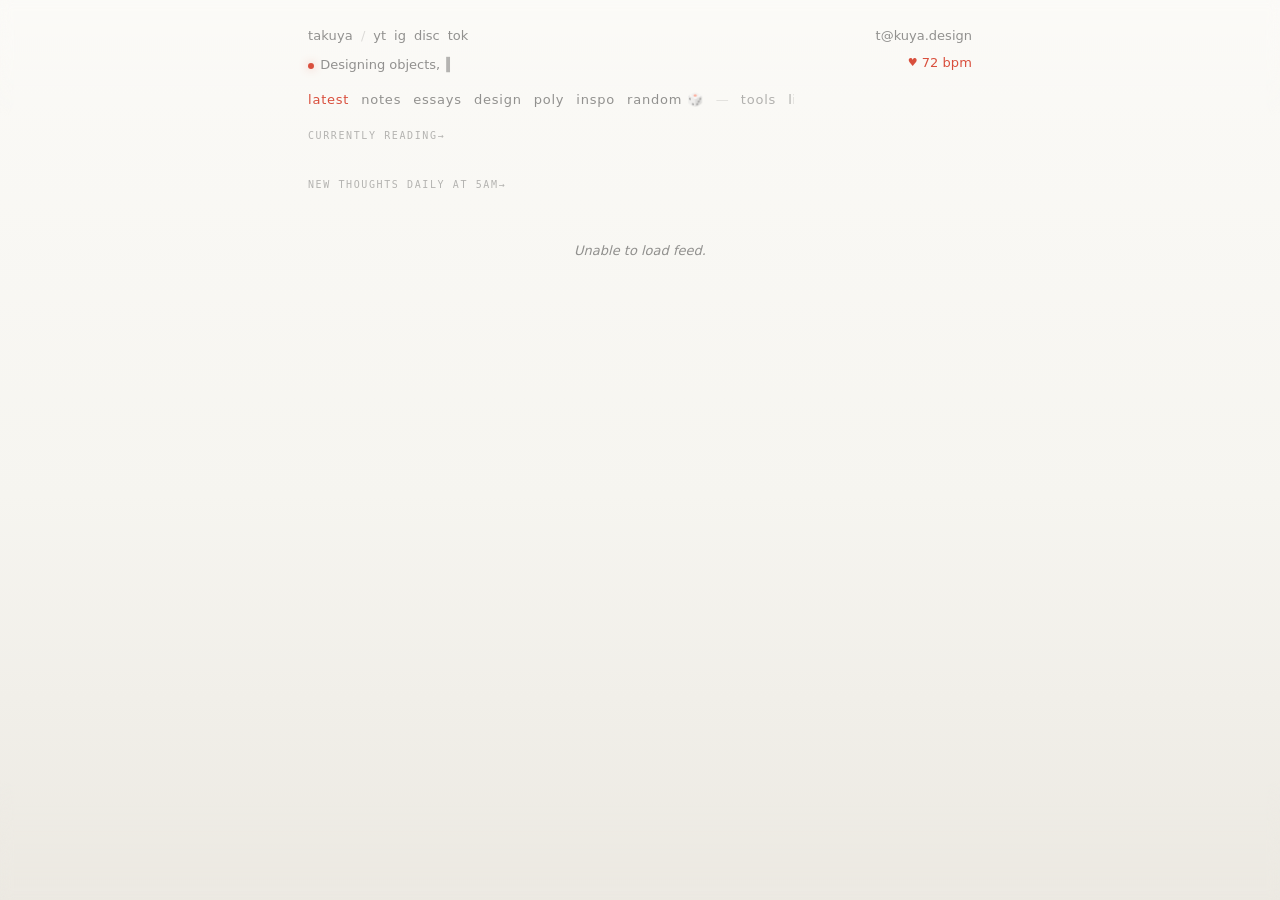
<file: index.html>
<!doctype html>
<html lang="en">
<head>
  <meta charset="utf-8" />
  <meta name="viewport" content="width=device-width, initial-scale=1" />
  <title>KUYA</title>
  <meta name="description" content="KUYA — feed." />
  <meta name="theme-color" content="#fbfaf7" />
  <link rel="stylesheet" href="styles.css" />
</head>

<body class="is-newest tw-layout">
  <div class="blurBorder"></div>

  <header class="topbar">
    <div class="topbarLeft">
      <div class="brandRow">
        <a class="brandName" href="./">takuya</a>
        <nav class="inlineSocials">
          <span class="divider">/</span>
          <a href="https://www.youtube.com/@houseoftakuya" target="_blank">yt</a>
          <a href="https://instagram.com/kuya/" target="_blank">ig</a>
          <a href="https://discord.gg/EyzZ2HB" target="_blank">disc</a>
          <a href="https://tiktok.com/@kuya5k" target="_blank">tok</a>
        </nav>
      </div>

      <div class="statusRow">
        <div class="dot"></div>
        <span id="statusMsg" class="statusMsg" aria-live="polite">loading...</span>
      </div>

      <nav class="categoryNav">
        <button class="catBtn active" data-tag="">latest</button>
        <button class="catBtn" data-tag="thoughts">notes</button>
        <button class="catBtn" data-tag="essays">essays</button>
        <button class="catBtn" data-tag="design">design</button>
        <button class="catBtn" data-tag="poly">poly</button>
        <button class="catBtn" data-tag="inspo">inspo</button>
        <button class="catBtn" id="randomBtn" title="read a random memory">random 🎲</button>
        <span class="nav-sep">—</span>
        <a class="catBtn page-link" href="tools.html">tools</a>
        <a class="catBtn page-link" href="library.html">library</a>
      </nav>
    </div>

    <div class="topbarRight">
      <a class="email" href="mailto:t@kuya.design">t@kuya.design</a>
      <div class="bpmLine">
        <span class="bpm-heart">♥</span><span id="bpm">—</span> bpm
      </div>
    </div>
  </header>

  <main class="wrap">
    <section class="goodreads">
      <div class="feedKicker">currently reading→</div>
      <div class="goodreadsWidget">
        <div id="gr_grid_widget_1768982139"></div>
        <script
          src="https://www.goodreads.com/review/grid_widget/60019791.currently%20reading?cover_size=small&hide_link=true&hide_title=true&num_books=20&order=a&shelf=currently-reading&sort=date_added&widget_id=1768982139"
          type="text/javascript"
          charset="utf-8">
        </script>
      </div>
    </section>

    <section class="feed">
      <div class="feedKicker">new thoughts daily at 5am→</div>
      <div id="tumblrFeed" class="tumblrFeed" aria-live="polite"></div>
    </section>
  </main>

  <div id="yzyContextMenu" class="yzy-context-menu">
    <button data-action="top">back to top</button>
    <button data-action="tag" data-tag="thoughts">notes</button>
    <button data-action="tag" data-tag="essays">essays</button>
    <button data-action="tag" data-tag="design">design</button>
    <button data-action="tag" data-tag="poly">poly</button>
    <button data-action="tag" data-tag="inspo">inspo</button>
    <button data-action="random">random</button>
  </div>

  <script src="app.js"></script>
</body>
</html>
</file>
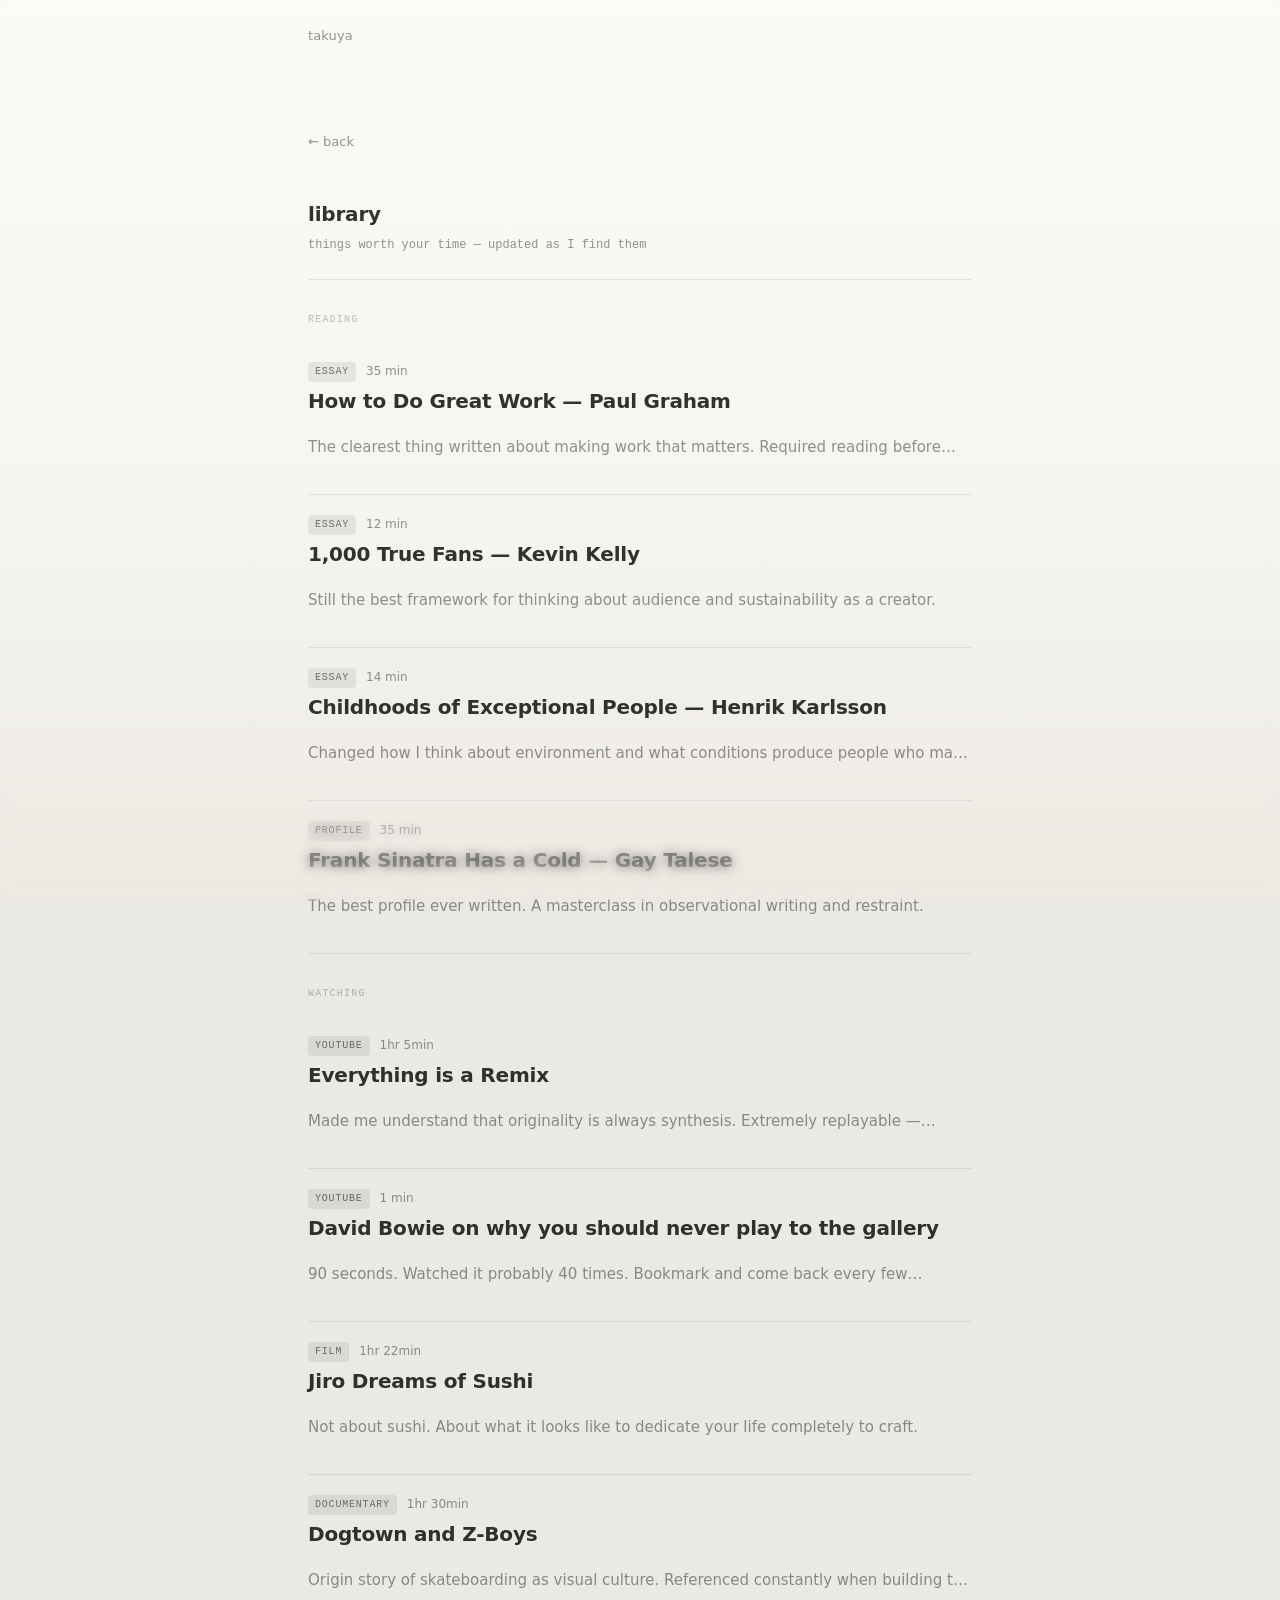
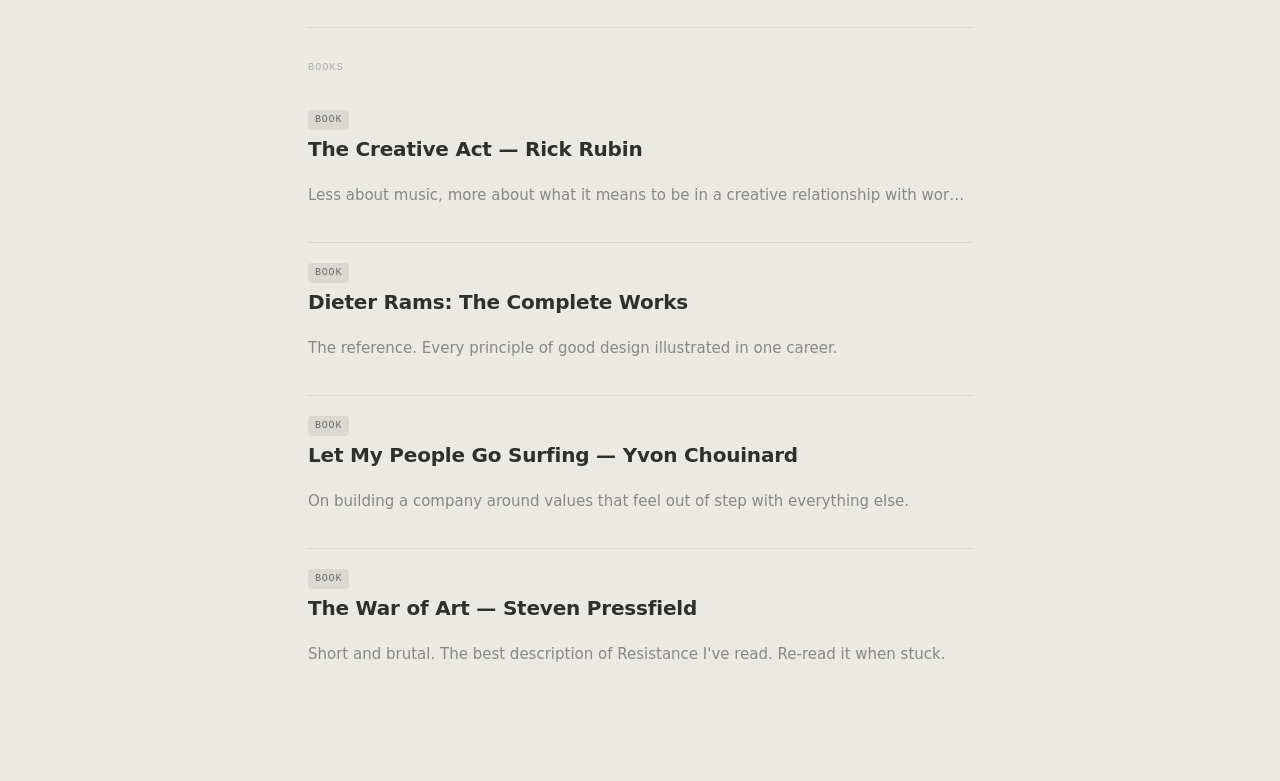
<file: library.html>
<!doctype html>
<html lang="en">
<head>
  <meta charset="utf-8" />
  <meta name="viewport" content="width=device-width, initial-scale=1" />
  <title>library — KUYA</title>
  <meta name="description" content="Things worth your time — essays, videos, books." />
  <meta name="theme-color" content="#fbfaf7" />
  <link rel="stylesheet" href="styles.css" />
</head>
<body>
  <div class="blurBorder"></div>

  <header class="topbar">
    <div class="topbarLeft">
      <div class="brandRow">
        <a class="brandName" href="./">takuya</a>
        <nav class="inlineSocials">
          <span class="divider">/</span>
          <a href="https://www.youtube.com/@houseoftakuya" target="_blank">yt</a>
          <a href="https://instagram.com/kuya/" target="_blank">ig</a>
          <a href="https://discord.gg/EyzZ2HB" target="_blank">disc</a>
          <a href="https://tiktok.com/@kuya5k" target="_blank">tok</a>
        </nav>
      </div>
      <nav class="categoryNav" style="margin-top:8px;">
        <a class="catBtn" href="./">latest</a>
        <a class="catBtn" href="./#thoughts">notes</a>
        <a class="catBtn" href="./#essays">essays</a>
        <a class="catBtn" href="./#design">design</a>
        <a class="catBtn" href="./#poly">poly</a>
        <a class="catBtn" href="./#inspo">inspo</a>
        <span class="nav-sep">—</span>
        <a class="catBtn page-link" href="tools.html">tools</a>
        <a class="catBtn page-link active" href="library.html">library</a>
      </nav>
    </div>
    <div class="topbarRight">
      <a class="email" href="mailto:t@kuya.design">t@kuya.design</a>
    </div>
  </header>

  <main class="page-wrap">
    <a class="page-back" href="./">← back</a>

    <div class="page-header">
      <h1>library</h1>
      <span class="ph-sub">things worth your time — updated as I find them</span>
    </div>

    <span class="lib-section-label">reading</span>

    <div class="lib-item">
      <div class="li-meta"><span class="lib-tag">essay</span><span class="li-duration">35 min</span></div>
      <a class="li-title" href="https://paulgraham.com/greatwork.html" target="_blank">How to Do Great Work — Paul Graham</a>
      <p class="li-note">The clearest thing written about making work that matters. Required reading before you start anything new.</p>
    </div>

    <div class="lib-item">
      <div class="li-meta"><span class="lib-tag">essay</span><span class="li-duration">12 min</span></div>
      <a class="li-title" href="https://kk.org/thetechnium/1000-true-fans/" target="_blank">1,000 True Fans — Kevin Kelly</a>
      <p class="li-note">Still the best framework for thinking about audience and sustainability as a creator.</p>
    </div>

    <div class="lib-item">
      <div class="li-meta"><span class="lib-tag">essay</span><span class="li-duration">14 min</span></div>
      <a class="li-title" href="https://www.henrikkarlsson.xyz/p/childhoods" target="_blank">Childhoods of Exceptional People — Henrik Karlsson</a>
      <p class="li-note">Changed how I think about environment and what conditions produce people who make real things.</p>
    </div>

    <div class="lib-item">
      <div class="li-meta"><span class="lib-tag">profile</span><span class="li-duration">35 min</span></div>
      <a class="li-title" href="https://www.esquire.com/news-politics/a3511/sinatra-has-a-cold/" target="_blank">Frank Sinatra Has a Cold — Gay Talese</a>
      <p class="li-note">The best profile ever written. A masterclass in observational writing and restraint.</p>
    </div>

    <span class="lib-section-label">watching</span>

    <div class="lib-item">
      <div class="li-meta"><span class="lib-tag">youtube</span><span class="li-duration">1hr 5min</span></div>
      <a class="li-title" href="https://www.youtube.com/watch?v=nJPERZDfyWc" target="_blank">Everything is a Remix</a>
      <p class="li-note">Made me understand that originality is always synthesis. Extremely replayable — different things land each time.</p>
    </div>

    <div class="lib-item">
      <div class="li-meta"><span class="lib-tag">youtube</span><span class="li-duration">1 min</span></div>
      <a class="li-title" href="https://www.youtube.com/watch?v=RuSM4R8vP8k" target="_blank">David Bowie on why you should never play to the gallery</a>
      <p class="li-note">90 seconds. Watched it probably 40 times. Bookmark and come back every few months.</p>
    </div>

    <div class="lib-item">
      <div class="li-meta"><span class="lib-tag">film</span><span class="li-duration">1hr 22min</span></div>
      <a class="li-title" href="#" target="_blank">Jiro Dreams of Sushi</a>
      <p class="li-note">Not about sushi. About what it looks like to dedicate your life completely to craft.</p>
    </div>

    <div class="lib-item">
      <div class="li-meta"><span class="lib-tag">documentary</span><span class="li-duration">1hr 30min</span></div>
      <a class="li-title" href="#" target="_blank">Dogtown and Z-Boys</a>
      <p class="li-note">Origin story of skateboarding as visual culture. Referenced constantly when building the (p)OLY world.</p>
    </div>

    <span class="lib-section-label">books</span>

    <div class="lib-item">
      <div class="li-meta"><span class="lib-tag">book</span></div>
      <a class="li-title" href="#" target="_blank">The Creative Act — Rick Rubin</a>
      <p class="li-note">Less about music, more about what it means to be in a creative relationship with work over a lifetime.</p>
    </div>

    <div class="lib-item">
      <div class="li-meta"><span class="lib-tag">book</span></div>
      <a class="li-title" href="#" target="_blank">Dieter Rams: The Complete Works</a>
      <p class="li-note">The reference. Every principle of good design illustrated in one career.</p>
    </div>

    <div class="lib-item">
      <div class="li-meta"><span class="lib-tag">book</span></div>
      <a class="li-title" href="#" target="_blank">Let My People Go Surfing — Yvon Chouinard</a>
      <p class="li-note">On building a company around values that feel out of step with everything else.</p>
    </div>

    <div class="lib-item">
      <div class="li-meta"><span class="lib-tag">book</span></div>
      <a class="li-title" href="#" target="_blank">The War of Art — Steven Pressfield</a>
      <p class="li-note">Short and brutal. The best description of Resistance I've read. Re-read it when stuck.</p>
    </div>
  </main>
</body>
</html>
</file>
<file: styles.css>
:root{
  --bg:#fbfaf7;
  --text: rgba(0,0,0,.80);
  --muted: rgba(0,0,0,.42);
  --line: rgba(0,0,0,.08);
  --accent: #d94f3d;
}

*{ box-sizing:border-box; }

html { background-color: #eae9e4; }

body {
  margin:0;
  min-height: 100vh;
  color: var(--text);
  font: 13px/1.6 ui-sans-serif, system-ui, -apple-system, Segoe UI, Roboto, Helvetica, Arial, sans-serif;
  font-weight: 400;
}

body::before {
  content: "";
  position: fixed;
  top: 0; left: 0; right: 0; bottom: 0;
  z-index: -1;
  background: linear-gradient(to bottom, #fbfaf7, #f6f5f0 55%, #ece9e2 100%);
  pointer-events: none;
}

.blurBorder {
  position: fixed;
  top: 0; left: 0; right: 0;
  height: 100vh;
  height: 100dvh;
  z-index: 50;
  pointer-events: none;
  transform: translate3d(0, 0, 0);
  backdrop-filter: blur(6px);
  -webkit-backdrop-filter: blur(6px);
  mask-image: linear-gradient(to bottom, black 0%, transparent 120px, transparent calc(100% - 120px), black 100%);
  -webkit-mask-image: linear-gradient(to bottom, black 0%, transparent 120px, transparent calc(100% - 120px), black 100%);
}

.bpmGhost {
  position: fixed;
  bottom: -0.15em;
  right: -0.02em;
  font-size: clamp(100px, 18vw, 200px);
  font-weight: 800;
  color: rgba(0,0,0,.045);
  line-height: 1;
  pointer-events: none;
  user-select: none;
  z-index: 0;
  letter-spacing: -0.04em;
  transition: color 1s ease;
}

a, button {
  color: inherit;
  text-decoration: none;
  transition: color 0.2s ease;
  background: none;
  border: none;
  padding: 0;
  margin: 0;
  font: inherit;
  cursor: pointer;
}

a:hover, button:hover { color: var(--accent); }

/* ── TOPBAR ── */
.topbar{
  position: relative;
  z-index: 100;
  max-width: 700px;
  margin: 0 auto;
  padding: 26px 18px 18px;
  display:flex;
  align-items:flex-start;
  justify-content:space-between;
  gap: 18px;
}

.topbarLeft{ display: grid; gap: 6px; }

.topbarRight{
  text-align:right;
  display:flex;
  flex-direction:column;
  gap: 6px;
  min-width: 160px;
}

.brandRow, .inlineSocials, .categoryNav, .feedHeader, .tumblrPager {
  display: flex;
  align-items: baseline;
}

.brandName {
  font-size: 13px;
  font-weight: 500;
  letter-spacing: .01em;
  color: var(--muted);
}

.brandRow { flex-wrap: wrap; }

.brandLabel, .statusMsg, .feedKicker, .feedSource, .email, .inlineSocials, .catLabel, .catBtn {
  color: var(--muted);
}

.inlineSocials { gap: 8px; margin-left: 8px; }
.inlineSocials .divider { opacity: 0.3; }

.statusRow {
  margin: 2px 0 8px;
  color: var(--muted);
}

.dot {
  width: 6px;
  height: 6px;
  border-radius: 50%;
  background: var(--accent);
  box-shadow: 0 0 10px rgba(217,79,61,.4);
  flex-shrink: 0;
  animation: pulse 2.2s ease-in-out infinite;
  display: inline-block;
  margin-right: 2px;
}
.dot.offline {
  background: #888;
  box-shadow: 0 0 10px rgba(0,0,0,.2);
  animation: none;
}
@keyframes pulse {
  0%, 100% { transform: scale(1); box-shadow: 0 0 10px rgba(217,79,61,.4); }
  50% { transform: scale(1.25); box-shadow: 0 0 18px rgba(217,79,61,.6); }
}

.statusMsg { position: relative; white-space: nowrap; }
.statusMsg::after {
  content: "▍";
  margin-left: 2px;
  color: rgba(0,0,0,.28);
  animation: caretBlink 1s steps(1) infinite;
}
@keyframes caretBlink{ 50%{ opacity: 0; } }
@media (prefers-reduced-motion: reduce){ .statusMsg::after{ animation: none; } }

/* ── CATEGORY NAV ── */
.categoryNav {
  gap: 12px;
  flex-wrap: nowrap;
  white-space: nowrap;
  overflow-x: auto;
  -webkit-overflow-scrolling: touch;
  scrollbar-width: none;
  padding-right: 24px;
}
.categoryNav::-webkit-scrollbar { display: none; }
.catBtn { flex-shrink: 0; letter-spacing: .06em; }
.catBtn.active { color: var(--accent); }

/* page links (tools, library) — in nav after separator */
.nav-sep { color: var(--muted); opacity: .25; font-size: 13px; flex-shrink: 0; }
.catBtn.page-link { opacity: .7; text-decoration: none; }
.catBtn.page-link:hover { opacity: 1; color: var(--accent); }

/* ── BPM ── */
.bpmLine { color: var(--accent); letter-spacing: .01em; display: flex; align-items: center; gap: 4px; justify-content: flex-end; }
.bpm-heart { font-size: 11px; }

/* ── FADE LOGIC (non-latest views) ── */
body:not(.is-newest) .goodreads,
body:not(.is-newest) .feed .feedKicker {
  display: none;
}
body:not(.is-newest) .inlineSocials,
body:not(.is-newest) .statusRow,
body:not(.is-newest) .categoryNav,
body:not(.is-newest) .topbarRight {
  opacity: 0;
  pointer-events: none;
  transition: opacity 1.5s ease;
}
body:not(.is-newest) .topbar:hover .inlineSocials,
body:not(.is-newest) .topbar:hover .statusRow,
body:not(.is-newest) .topbar:hover .categoryNav,
body:not(.is-newest) .topbar:hover .topbarRight {
  opacity: 1;
  pointer-events: auto;
  transition: opacity 0.2s ease;
}
body.is-single-post .inlineSocials,
body.is-single-post .statusRow,
body.is-single-post .categoryNav,
body.is-single-post .topbarRight {
  display: none !important;
}

/* ── MAIN WRAP ── */
.wrap { position: relative; z-index: 10; max-width: 700px; margin: 0 auto; padding: 0 18px 60px; }

.feedMessage {
  color: var(--muted);
  text-align: center;
  padding: 40px 0;
  font-style: italic;
}

.feed { border-top: 1px solid transparent; }
.feedKicker {
  font-family: ui-monospace, SFMono-Regular, Menlo, Monaco, Consolas, monospace;
  font-size: 10px;
  letter-spacing: .16em;
  text-transform: uppercase;
  color: rgba(0,0,0,.28);
  padding: 0 0 8px;
}

/* ── TUMBLR FEED ── */
.tumblrFeed { display: flex; flex-direction: column; }

/* ── POST BASE ── */
.tumblrPost {
  display: flex;
  align-items: flex-start;
  padding: 20px 0;
  border-bottom: 1px solid rgba(0,0,0,.06);
}
.tumblrPost:last-child { border-bottom: none; }

/* ── TWITTER LAYOUT ── */
/* Avatar circle */
.post-av {
  display: none;
  width: 36px; height: 36px;
  border-radius: 50%;
  background: rgba(0,0,0,.07);
  flex-shrink: 0;
  margin-right: 12px;
  margin-top: 2px;
  align-items: center;
  justify-content: center;
  font-size: 13px;
  font-weight: 600;
  color: var(--muted);
  overflow: hidden;
}
body.tw-layout .post-av { display: flex; }

/* Name line */
.tw-name {
  display: none;
  font-size: 13px;
  font-weight: 500;
  color: var(--text);
  margin-bottom: 4px;
}
.tw-handle { font-size: 12px; color: var(--muted); margin-left: 4px; font-weight: 400; }
body.tw-layout .tw-name { display: block; }

/* Content wrapper */
.post-main { flex: 1; min-width: 0; }

/* ── POST HEAD ── */
.tumblrHead { display: flex; flex-direction: column; align-items: flex-start; gap: 6px; }
.tumblrHeadLeft { display: flex; flex-direction: column; gap: 4px; align-items: flex-start; }
.tumblrMeta { display: inline-flex; align-items: center; gap: 10px; }

/* tag pill */
.tumblrTag {
  font-family: ui-monospace, SFMono-Regular, Menlo, Monaco, Consolas, monospace;
  font-size: 10px;
  letter-spacing: .08em;
  text-transform: uppercase;
  background: rgba(0,0,0,.07);
  color: rgba(0,0,0,.52);
  padding: 2px 7px;
  border-radius: 4px;
  display: inline-block;
}

.tumblrPost.single-post-view .tumblrHead {
  align-items: center;
  text-align: center;
  margin-bottom: 36px;
}
.tumblrPost.single-post-view .tumblrHeadLeft { align-items: center; }
.tumblrPost.single-post-view .tumblrTag { display: none; }
.tumblrPost.single-post-view .tw-name { display: none; }

.tumblrPostTitle {
  display: inline-block;
  font-size: 20px;
  font-weight: 700;
  color: var(--muted);
  line-height: 1.3;
  margin-bottom: 2px;
  text-decoration: none;
  transition: color 0.2s ease;
  letter-spacing: -.01em;
}
.tumblrPostTitle:hover { color: var(--accent); }

/* date — always visible */
.tumblrPostDate {
  font-size: 12px;
  opacity: 0.55;
  color: var(--muted);
}

.tumblrShareInline {
  font-size: 12px;
  opacity: 0;
  color: var(--muted);
  transition: opacity .18s ease;
}
.tumblrPost:hover .tumblrShareInline { opacity: 1; }
.tumblrShareInline { text-decoration: underline; text-underline-offset: 3px; }

/* ── POST BODY ── */
.tumblrBody { font-size: 15px; color: var(--muted); margin-top: 10px; line-height: 1.6; overflow-wrap: anywhere; }
.tumblrBody h1, .tumblrBody h2, .tumblrBody h3 { font-weight: 600; font-size: 16px; margin: 0 0 10px; }
.tumblrBody p { margin: 0 0 10px; }
.tumblrBody blockquote { margin: 10px 0; padding-left: 12px; border-left: 2px solid rgba(0,0,0,.12); opacity: .9; }
.tumblrBody a { text-decoration: underline; text-underline-offset: 3px; }

/* ── TWITTER-SPEC IMAGE CONTAINERS ── */
/* shared cell */
.img-cell {
  background: rgba(0,0,0,.05);
  display: flex;
  align-items: center;
  justify-content: center;
  font-size: 11px;
  color: var(--muted);
  cursor: zoom-in;
  overflow: hidden;
  transition: filter .15s;
}
.img-cell:hover { filter: brightness(.92); }
.img-cell img { width: 100%; height: 100%; object-fit: cover; display: block; cursor: zoom-in; }

/* 1 image — 16:9, 285px cap */
.pimg-1 {
  margin-top: 12px;
  border-radius: 14px;
  overflow: hidden;
  width: 100%;
  height: 285px;
}
.pimg-1 .img-cell { width: 100%; height: 100%; border-radius: 14px; }

/* 2 images — side by side */
.pimg-2 {
  margin-top: 12px;
  border-radius: 14px;
  overflow: hidden;
  display: grid;
  grid-template-columns: 1fr 1fr;
  gap: 2px;
  height: 285px;
}
.pimg-2 .img-cell:first-child  { border-radius: 14px 0 0 14px; }
.pimg-2 .img-cell:last-child   { border-radius: 0 14px 14px 0; }

/* 3 images — tall left + two stacked right */
.pimg-3 {
  margin-top: 12px;
  border-radius: 14px;
  overflow: hidden;
  display: grid;
  grid-template-columns: 1fr 1fr;
  grid-template-rows: 1fr 1fr;
  gap: 2px;
  height: 285px;
}
.pimg-3 .img-cell:first-child  { grid-row: 1 / 3; border-radius: 14px 0 0 14px; }
.pimg-3 .img-cell:nth-child(2) { border-radius: 0 14px 0 0; }
.pimg-3 .img-cell:nth-child(3) { border-radius: 0 0 14px 0; }

/* 4 images — 2×2 grid */
.pimg-4 {
  margin-top: 12px;
  border-radius: 14px;
  overflow: hidden;
  display: grid;
  grid-template-columns: 1fr 1fr;
  grid-template-rows: 1fr 1fr;
  gap: 2px;
  height: 285px;
}
.pimg-4 .img-cell:nth-child(1) { border-radius: 14px 0 0 0; }
.pimg-4 .img-cell:nth-child(2) { border-radius: 0 14px 0 0; }
.pimg-4 .img-cell:nth-child(3) { border-radius: 0 0 0 14px; }
.pimg-4 .img-cell:nth-child(4) { border-radius: 0 0 14px 0; }

/* legacy figure wrapper (keep for older posts) */
.tumblrBody figure.tmblr-full,
.tumblrBody figure.tmblr-embed {
  position: relative;
  display: block;
  width: 100% !important;
  margin: 16px 0 !important;
  border-radius: 14px;
  box-shadow: 0 12px 32px rgba(0, 0, 0, 0.08);
  overflow: hidden;
}
.tumblrBody figure.tmblr-full::after,
.tumblrBody figure.tmblr-embed::after {
  content: "";
  position: absolute;
  inset: 0;
  border-radius: 14px;
  pointer-events: none;
  border: 5px solid rgba(255, 255, 255, 0.24);
}
.tumblrBody figure img,
.tumblrBody img {
  display: block;
  width: 100%;
  height: auto;
  margin: 16px 0;
  cursor: zoom-in;
  border-radius: 14px;
}
.tumblrBody figure img { margin: 0 !important; outline: none; box-shadow: none; }
.tumblrBody > img,
.tumblrBody p > img,
.tumblrPhotoGrid img {
  box-shadow: inset 0 0 0 5px rgba(255, 255, 255, 0.24), 0 12px 32px rgba(0, 0, 0, 0.08);
}

/* legacy photo grid (keep for posts not using new containers) */
.tumblrPhotoGrid { display: grid; grid-template-columns: repeat(2, 1fr); gap: 12px; margin: 12px 0; }

.tumblrCaption { font-size: 13px; color: var(--muted); margin-top: 10px; line-height: 1.5; }

.tumblrSignoff { font-style: italic; letter-spacing: .04em; margin-top: 12px; text-align: center; color: rgba(0,0,0,.55); }
.tumblrSignoff a { color: var(--accent); text-decoration: underline; text-underline-offset: 3px; }

/* ── NOTES (thoughts) GRID MODE ── */
.tumblrFeed.grid-mode {
  display: grid;
  grid-template-columns: repeat(3, 1fr);
  gap: 16px;
}
.tumblrFeed.grid-mode .tumblrPost {
  aspect-ratio: 1 / 1;
  margin-bottom: 0;
  padding: 16px;
  background: rgba(255, 255, 255, 0.4);
  backdrop-filter: blur(16px);
  -webkit-backdrop-filter: blur(16px);
  border: 1px solid rgba(0, 0, 0, 0.04);
  border-radius: 16px;
  box-shadow: 0 8px 24px rgba(0,0,0,0.03);
  overflow: hidden;
  position: relative;
  cursor: pointer;
  transform-style: preserve-3d;
  will-change: transform;
  transition: transform 0.5s cubic-bezier(0.23,1,0.32,1), background 0.2s ease, border-color 0.2s ease, box-shadow 0.2s ease;
  /* hide avatar/name in grid mode */
  display: block;
}
.tumblrFeed.grid-mode .post-av,
.tumblrFeed.grid-mode .tw-name { display: none !important; }

.tiltGlare {
  position: absolute;
  inset: 0;
  border-radius: 16px;
  pointer-events: none;
  opacity: 0;
  transition: opacity 0.2s ease;
  z-index: 2;
}
.tumblrFeed.grid-mode .tumblrPost:hover {
  transform: translateY(-2px);
  background: rgba(255, 255, 255, 0.7);
  border-color: rgba(0, 0, 0, 0.08);
  box-shadow: 0 12px 32px rgba(0,0,0,0.06);
}
.tumblrFeed.grid-mode .tumblrPost:first-child { padding-top: 16px; }
.tumblrFeed.grid-mode .tumblrPost::after {
  content: "";
  position: absolute;
  bottom: 0; left: 0; right: 0;
  height: 54px;
  background: linear-gradient(to bottom, rgba(251,250,247,0), rgba(251,250,247,0.95) 90%);
  pointer-events: none;
  border-bottom-left-radius: 16px;
  border-bottom-right-radius: 16px;
}
.tumblrFeed.grid-mode .tumblrPostTitle { font-size: 15px; font-weight: 600; letter-spacing: -.01em; }
.tumblrFeed.grid-mode .tumblrMeta,
.tumblrFeed.grid-mode .tumblrSignoff { display: none; }
.tumblrFeed.grid-mode .tumblrPager { grid-column: 1 / -1; display: flex; margin-top: 16px; }

/* ── ESSAY MODE (plain list) ── */
.tumblrFeed.essay-mode .tumblrPost {
  padding: 20px 0;
  border-bottom: 1px solid rgba(0,0,0,.06);
  display: flex;
  align-items: flex-start;
}
.tumblrFeed.essay-mode .tumblrPostTitle {
  font-size: 20px;
  font-weight: 600;
  color: var(--text);
  letter-spacing: -.01em;
}
.tumblrFeed.essay-mode .tumblrBody {
  display: -webkit-box;
  -webkit-line-clamp: 1;
  -webkit-box-orient: vertical;
  overflow: hidden;
}

/* ── PAGINATION ── */
.tumblrPager { justify-content: space-between; gap: 12px; padding: 18px 0 4px; margin-top: 14px; }
.tumblrPager .spacer { flex: 1; }
.tumblrPager button {
  background: rgba(255, 255, 255, 0.4);
  backdrop-filter: blur(12px);
  -webkit-backdrop-filter: blur(12px);
  border: 1px solid rgba(0,0,0,.08);
  border-radius: 999px;
  padding: 8px 16px;
  opacity: .85;
  box-shadow: 0 4px 12px rgba(0,0,0,.02);
  transition: all 0.2s ease;
}
.tumblrPager button:hover {
  opacity: 1;
  background: rgba(255, 255, 255, 0.8);
  transform: translateY(-1px);
  box-shadow: 0 6px 16px rgba(0,0,0,.05);
}
.tumblrPager button[disabled] { opacity: .35; pointer-events: none; transform: none; box-shadow: none; }

/* ── SINGLE POST ── */
.yzyBackBtn {
  display: block;
  margin: 40px auto 32px;
  text-align: center;
  color: var(--muted);
  font-size: 13px;
  background: none;
  border: none;
  padding: 0;
  transition: color 0.2s ease;
  cursor: pointer;
}
.yzyBackBtn:hover { color: var(--accent); }

/* ── CONTEXT MENU ── */
.yzy-context-menu {
  position: fixed;
  display: none;
  flex-direction: column;
  background: rgba(255, 255, 255, 0.65);
  backdrop-filter: blur(20px);
  -webkit-backdrop-filter: blur(20px);
  border: 1px solid rgba(0, 0, 0, 0.06);
  border-radius: 12px;
  box-shadow: 0 12px 32px rgba(0,0,0,0.08);
  padding: 8px;
  z-index: 9999;
  min-width: 160px;
}
.yzy-context-menu button {
  text-align: left;
  padding: 8px 16px;
  color: var(--text);
  font-size: 13px;
  border-radius: 8px;
  transition: background 0.2s, transform 0.2s, color 0.2s;
}
.yzy-context-menu button:hover {
  background: rgba(0, 0, 0, 0.04);
  color: var(--accent);
  transform: translateX(4px);
}

/* ── LIGHTBOX ── */
#imgLightbox { position: fixed; inset: 0; display: none; align-items: center; justify-content: center; z-index: 9999; background: rgba(0,0,0,.72); backdrop-filter: blur(6px); -webkit-backdrop-filter: blur(6px); padding: 24px; }
#imgLightbox.open { display: flex; }
#imgLightbox .lbInner { max-width: min(1200px, 96vw); max-height: 92vh; display: grid; gap: 10px; justify-items: end; }
#imgLightbox img { max-width: min(1200px, 96vw); max-height: 88vh; border-radius: 14px; background: rgba(255,255,255,.04); }
#imgLightbox .lbClose {
  background: rgba(255,255,255,.14);
  backdrop-filter: blur(12px);
  -webkit-backdrop-filter: blur(12px);
  color: rgba(255,255,255,.92);
  border-radius: 999px;
  padding: 8px 16px;
  transition: background 0.2s;
}
#imgLightbox .lbClose:hover { background: rgba(255,255,255,.25); }

/* ── GOODREADS ── */
.goodreads { margin-bottom: 24px; }
.goodreadsWidget { margin-top: 6px; }
.goodreadsWidget .gr_grid_container { width: 100% !important; }
.goodreadsWidget .gr_grid_book_container { display: inline-block !important; width: 39px !important; height: 60px !important; margin: 0 10px 10px 0 !important; padding: 0 !important; float: none !important; }
.goodreadsWidget .gr_grid_book_container img { width: 39px !important; height: 60px !important; object-fit: cover; border-radius: 6px; display: block; }

/* ── RESPONSIVE ── */
@media (max-width: 768px) {
  body:not(.is-newest):not(.is-single-post) .inlineSocials,
  body:not(.is-newest):not(.is-single-post) .statusRow,
  body:not(.is-newest):not(.is-single-post) .categoryNav,
  body:not(.is-newest):not(.is-single-post) .topbarRight {
    opacity: 1 !important;
    pointer-events: auto !important;
  }
}
@media (max-width: 640px) {
  .tumblrPhotoGrid { grid-template-columns: 1fr; }
  .tumblrFeed.grid-mode { grid-template-columns: repeat(2, 1fr); }
}
@media (max-width: 520px) {
  .topbar { padding: 18px 10px 0; }
  .wrap { padding-left: 10px; padding-right: 10px; }
  .topbarRight { min-width: auto; }
  .categoryNav { gap: 10px; margin-top: 8px; }
  .tumblrFeed.grid-mode { grid-template-columns: repeat(2, 1fr); }
  .post-av { width: 30px; height: 30px; font-size: 11px; }
}

/* ── TOOLS PAGE STYLES ── */
.page-wrap { max-width: 700px; margin: 0 auto; padding: 32px 18px 80px; }
.page-back {
  font-size: 13px; color: var(--muted); text-decoration: none;
  display: inline-flex; align-items: center; gap: 6px;
  margin-bottom: 32px; transition: color .15s;
}
.page-back:hover { color: var(--accent); }
.page-header { padding-bottom: 24px; border-bottom: 1px solid var(--line); margin-bottom: 32px; }
.page-header h1 { font-size: 20px; font-weight: 600; color: var(--text); letter-spacing: -.01em; margin-bottom: 4px; }
.page-header .ph-sub {
  font-family: ui-monospace, SFMono-Regular, Menlo, Monaco, Consolas, monospace;
  font-size: 12px; color: var(--muted);
}

.tools-section { margin-bottom: 36px; }
.tools-section-head {
  font-family: ui-monospace, SFMono-Regular, Menlo, Monaco, Consolas, monospace;
  font-size: 10px; letter-spacing: .12em; text-transform: uppercase;
  color: var(--muted); opacity: .6; margin-bottom: 14px; display: block;
}
.tool-row { display: flex; align-items: flex-start; gap: 20px; padding: 14px 0; border-bottom: 1px solid var(--line); }
.tool-row:last-child { border-bottom: none; }
.tool-info { display: flex; flex-direction: column; gap: 3px; min-width: 130px; flex-shrink: 0; }
.tool-name-link {
  font-size: 14px; font-weight: 500; color: var(--text);
  text-decoration: none; transition: color .15s;
  display: inline-flex; align-items: center; gap: 4px;
}
.tool-name-link:hover { color: var(--accent); }
.tool-name-link .arrow { font-size: 11px; opacity: .45; transition: opacity .15s; }
.tool-name-link:hover .arrow { opacity: .9; }
.tool-domain {
  font-family: ui-monospace, SFMono-Regular, Menlo, Monaco, Consolas, monospace;
  font-size: 10px; color: var(--muted); opacity: .55;
}
.tool-desc { font-size: 13px; color: var(--muted); line-height: 1.55; flex: 1; padding-top: 1px; }

/* ── LIBRARY PAGE STYLES ── */
.lib-section-label {
  font-family: ui-monospace, SFMono-Regular, Menlo, Monaco, Consolas, monospace;
  font-size: 10px; letter-spacing: .12em; text-transform: uppercase;
  color: var(--muted); opacity: .6; margin: 32px 0 14px; display: block;
}
.lib-section-label:first-of-type { margin-top: 0; }
.lib-item { padding: 20px 0; border-bottom: 1px solid var(--line); display: flex; flex-direction: column; gap: 6px; }
.lib-item:last-child { border-bottom: none; }
.lib-item .li-meta { display: flex; align-items: center; gap: 10px; }
.lib-tag {
  font-family: ui-monospace, SFMono-Regular, Menlo, Monaco, Consolas, monospace;
  font-size: 10px; letter-spacing: .08em; text-transform: uppercase;
  background: rgba(0,0,0,.07); color: rgba(0,0,0,.52);
  padding: 2px 7px; border-radius: 4px;
}
.li-duration { font-size: 12px; color: var(--muted); }
.lib-item .li-title {
  font-size: 20px; font-weight: 600; color: var(--text);
  text-decoration: none; line-height: 1.3; letter-spacing: -.01em; transition: color .15s;
}
.lib-item:hover .li-title { color: var(--accent); }
.lib-item .li-note {
  font-size: 15px; color: var(--muted); line-height: 1.6;
  display: -webkit-box; -webkit-line-clamp: 1; -webkit-box-orient: vertical; overflow: hidden;
}
</file>
